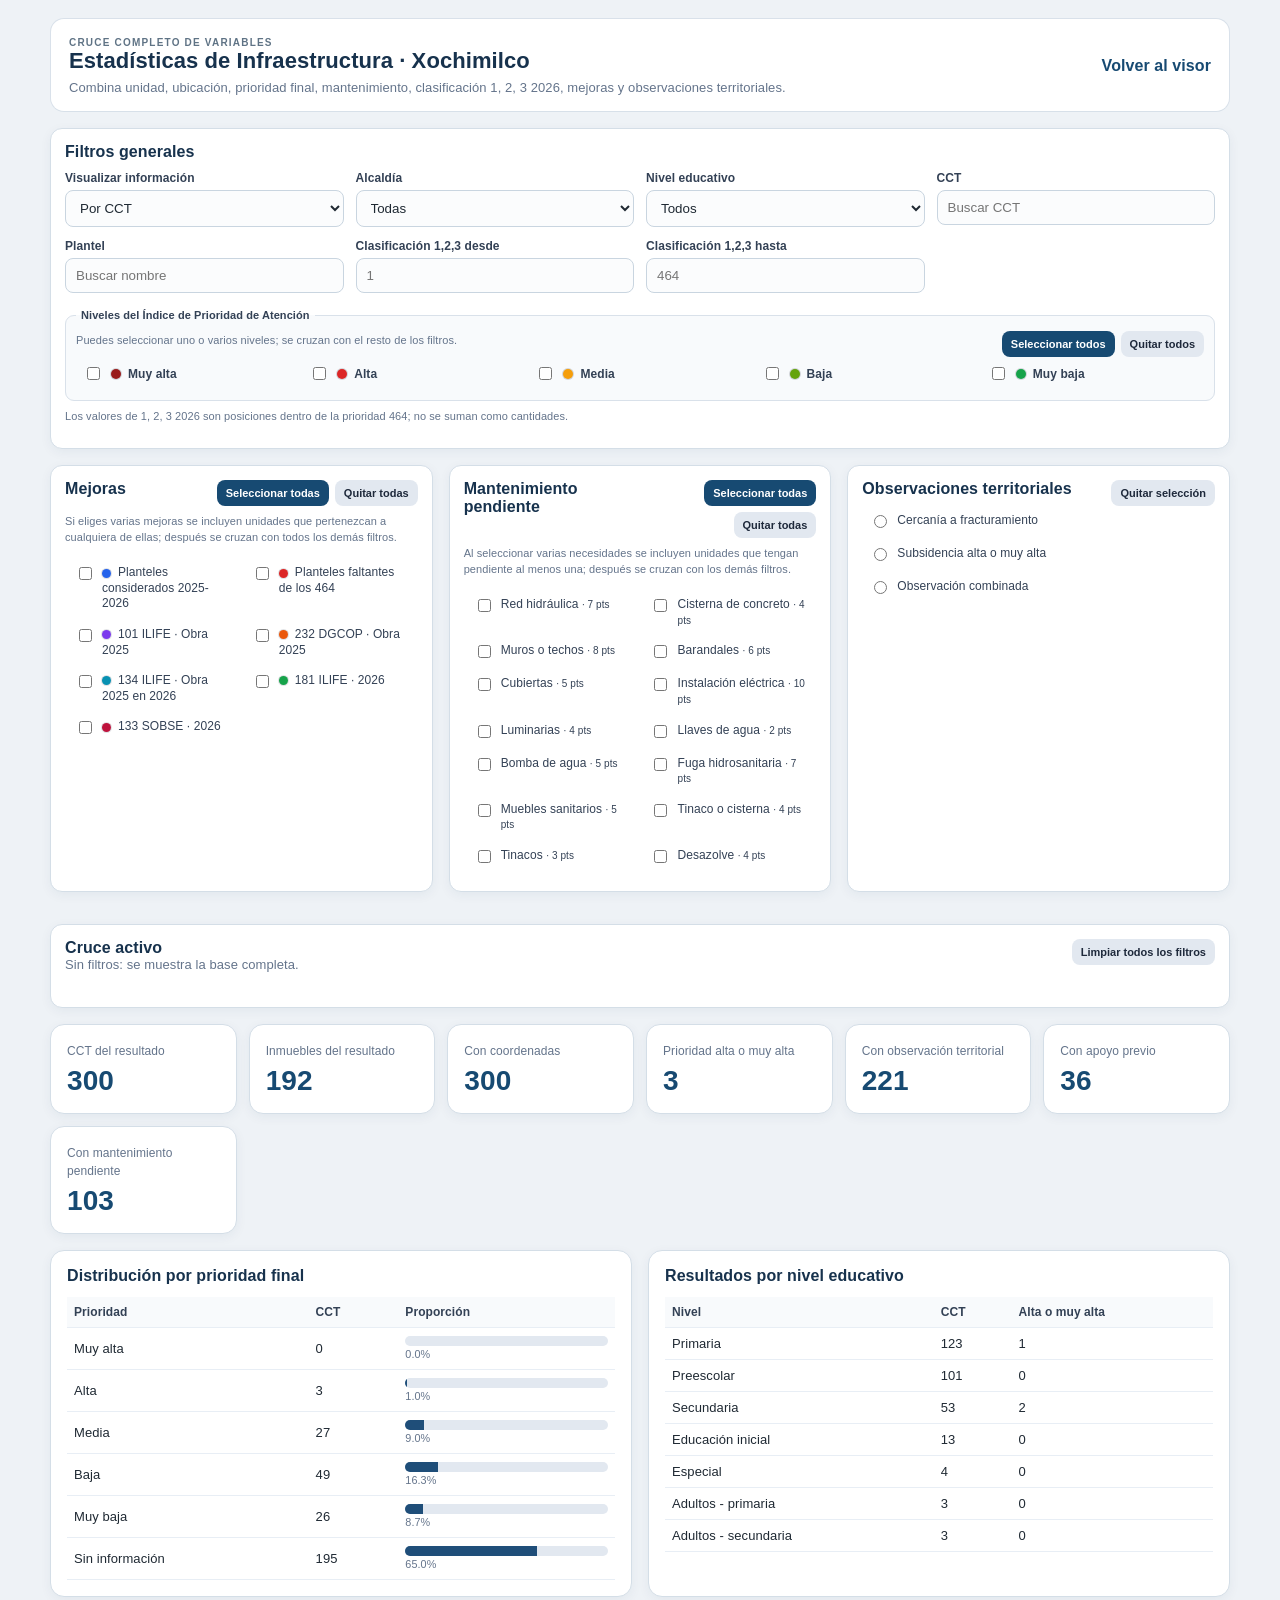
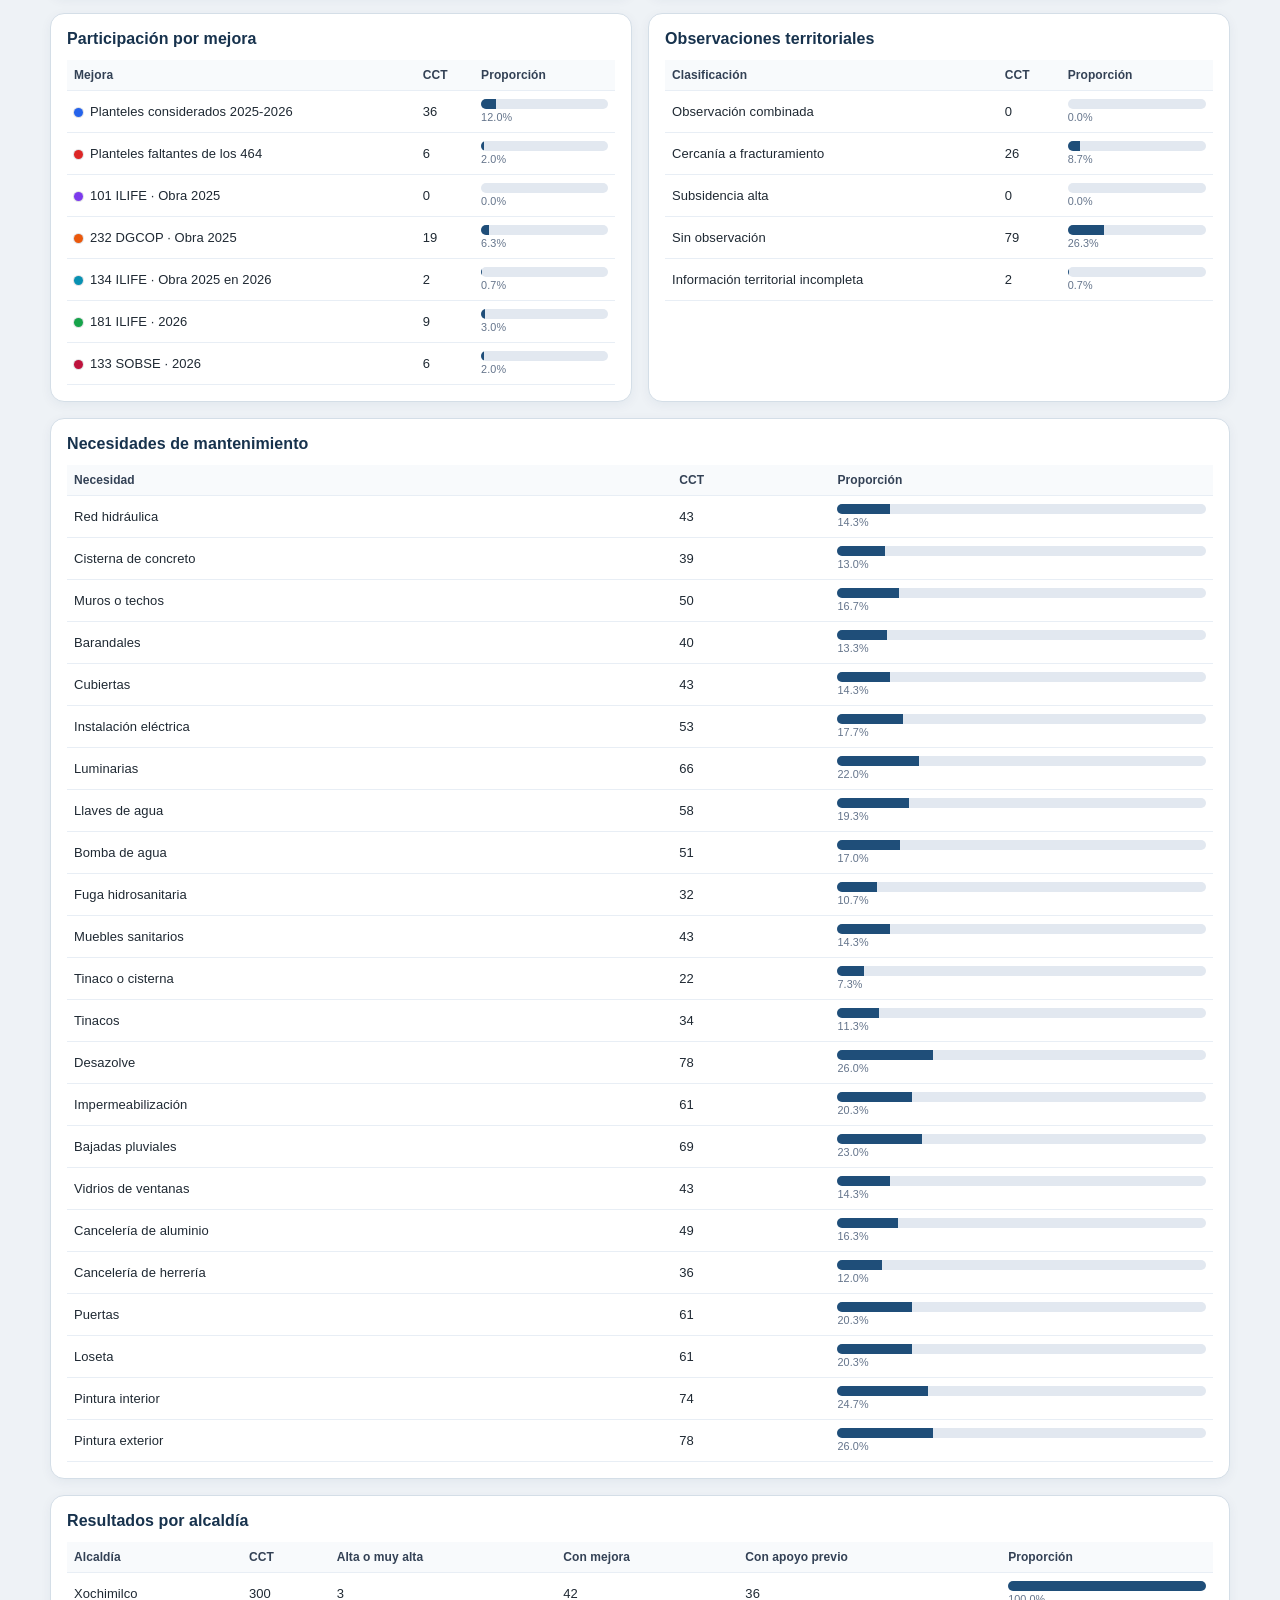
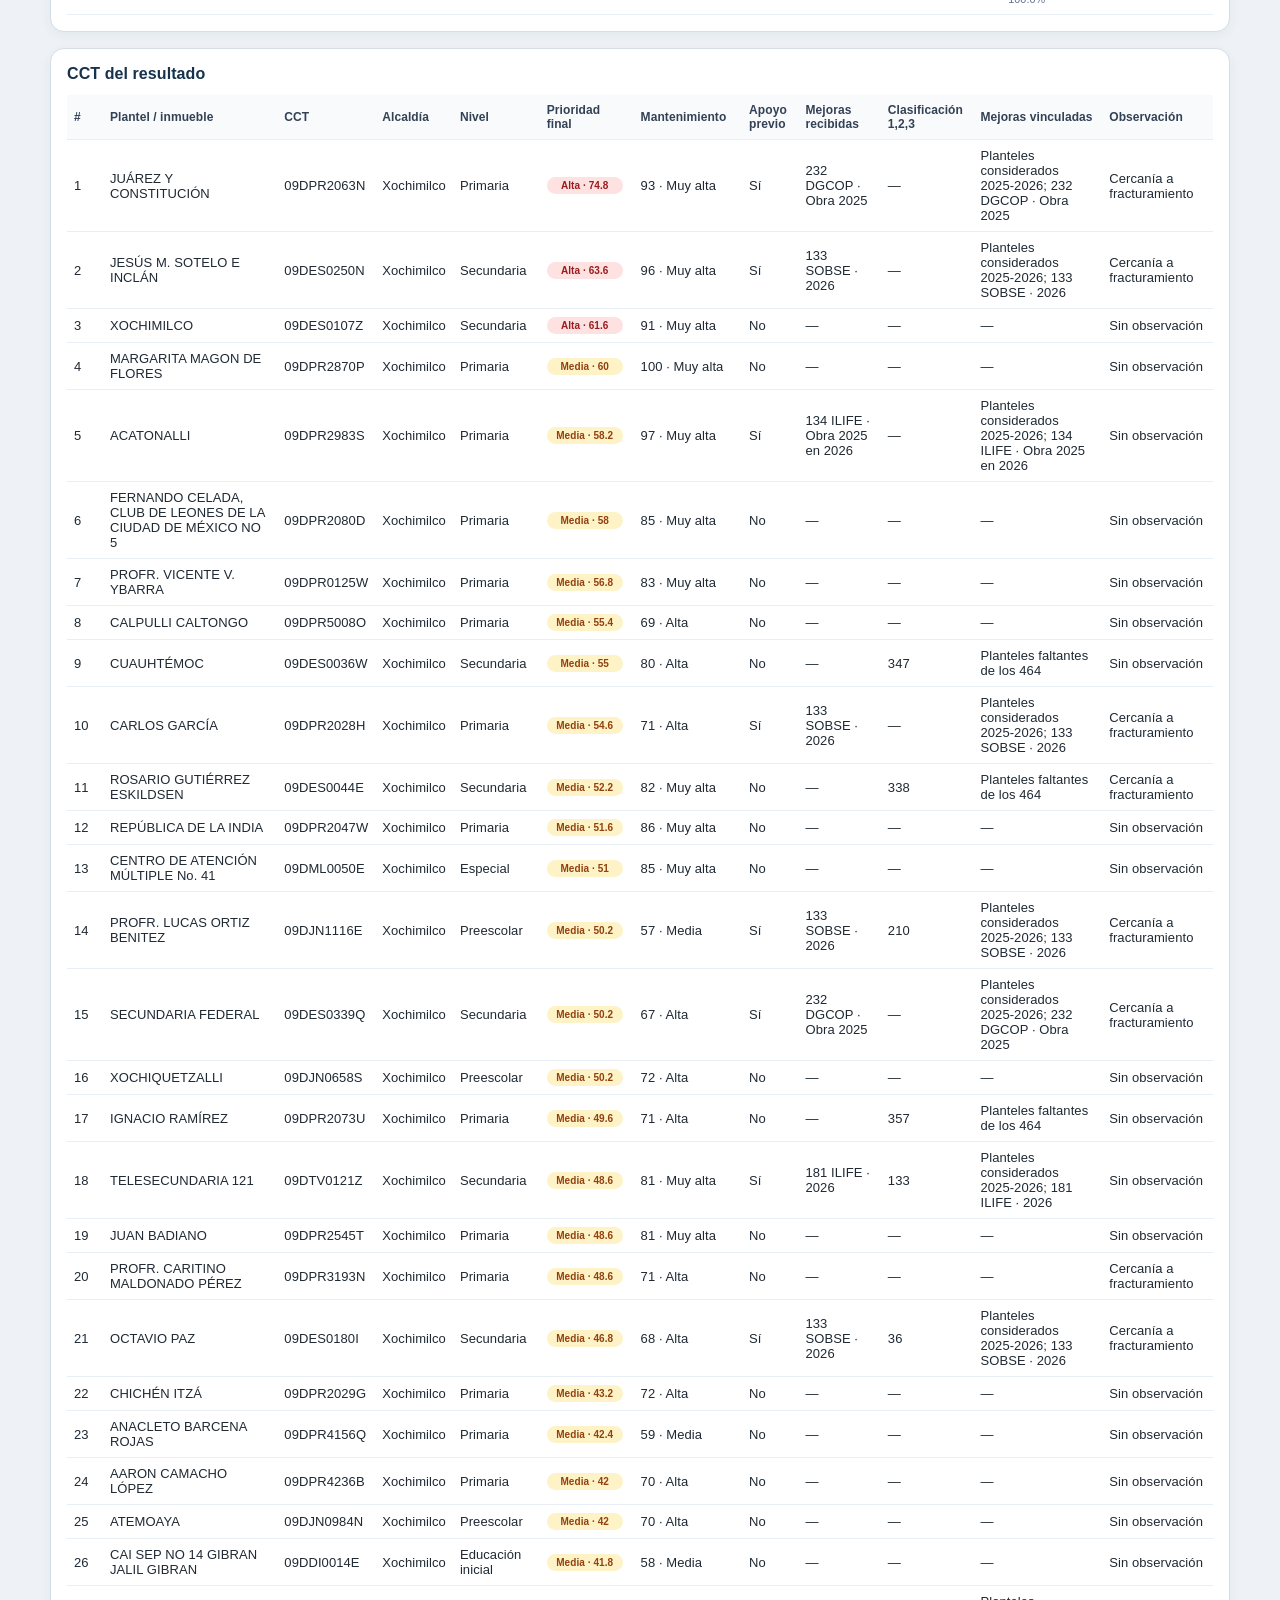
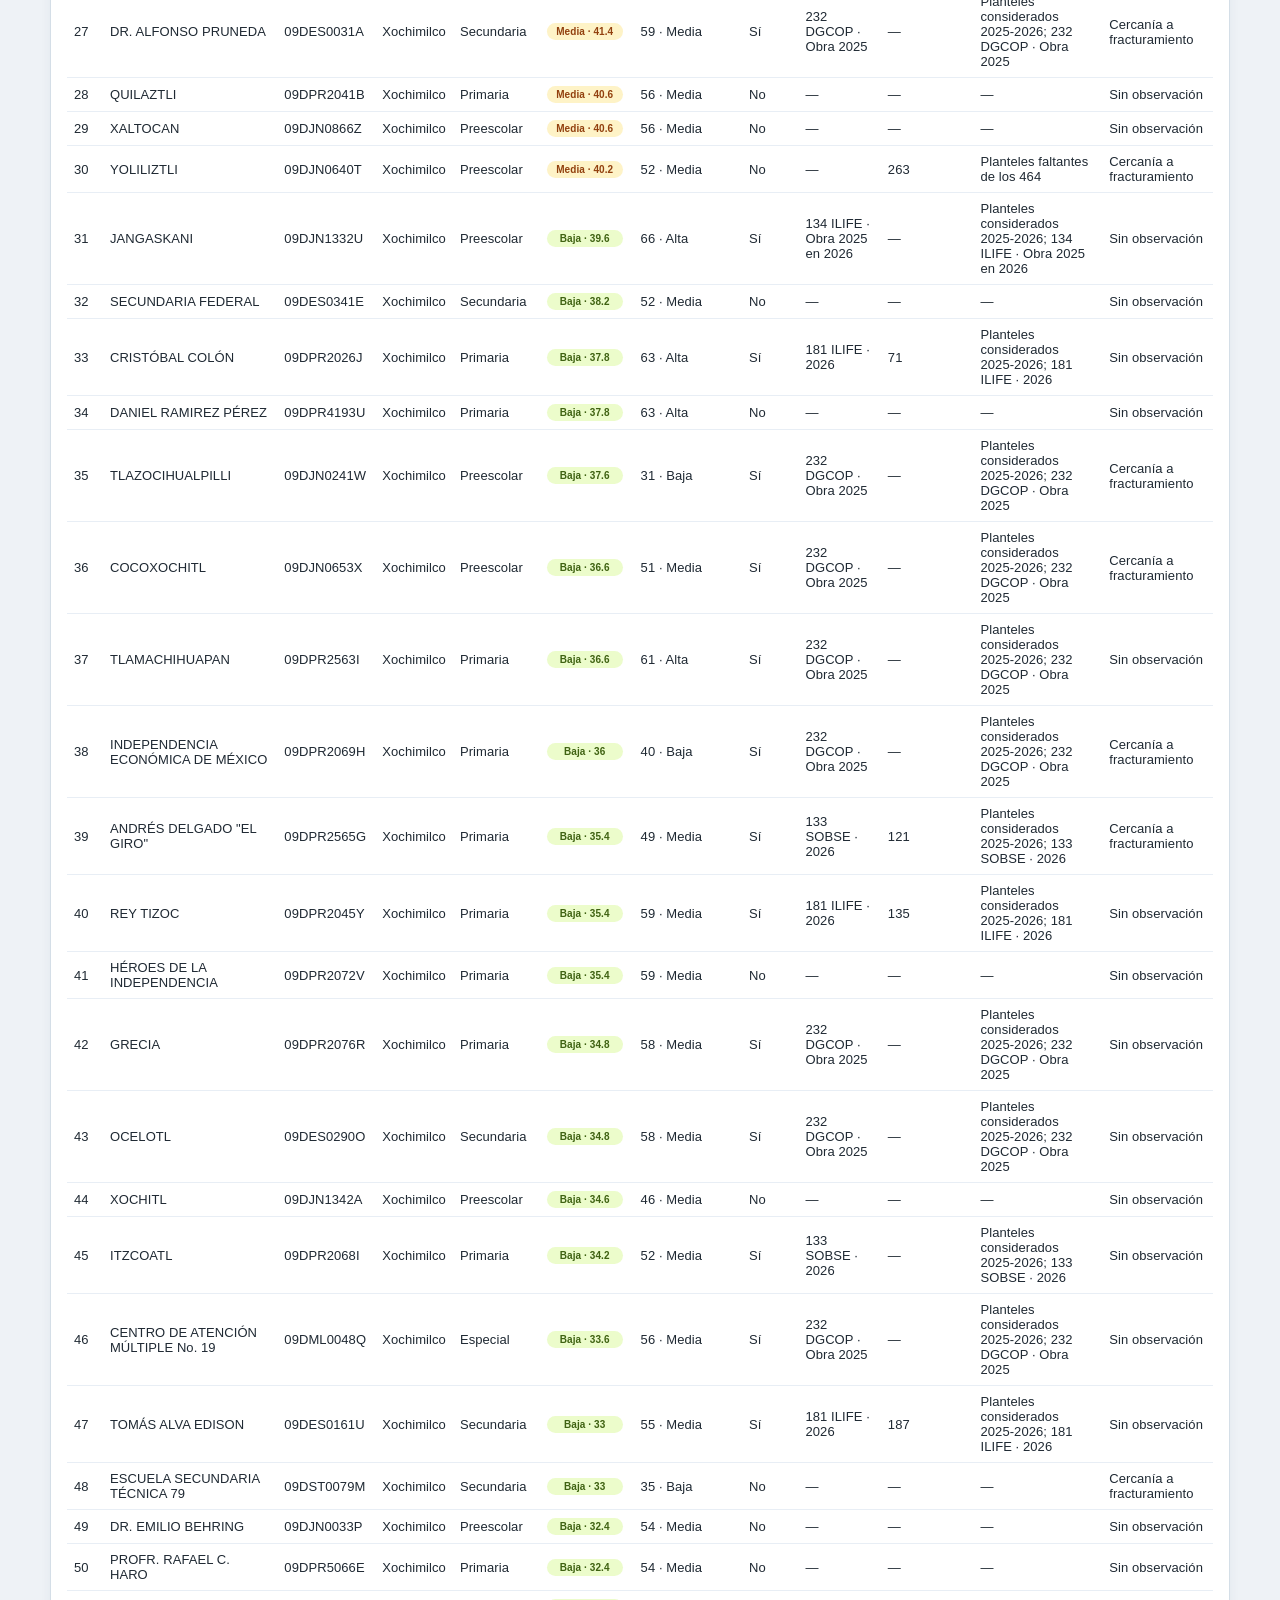
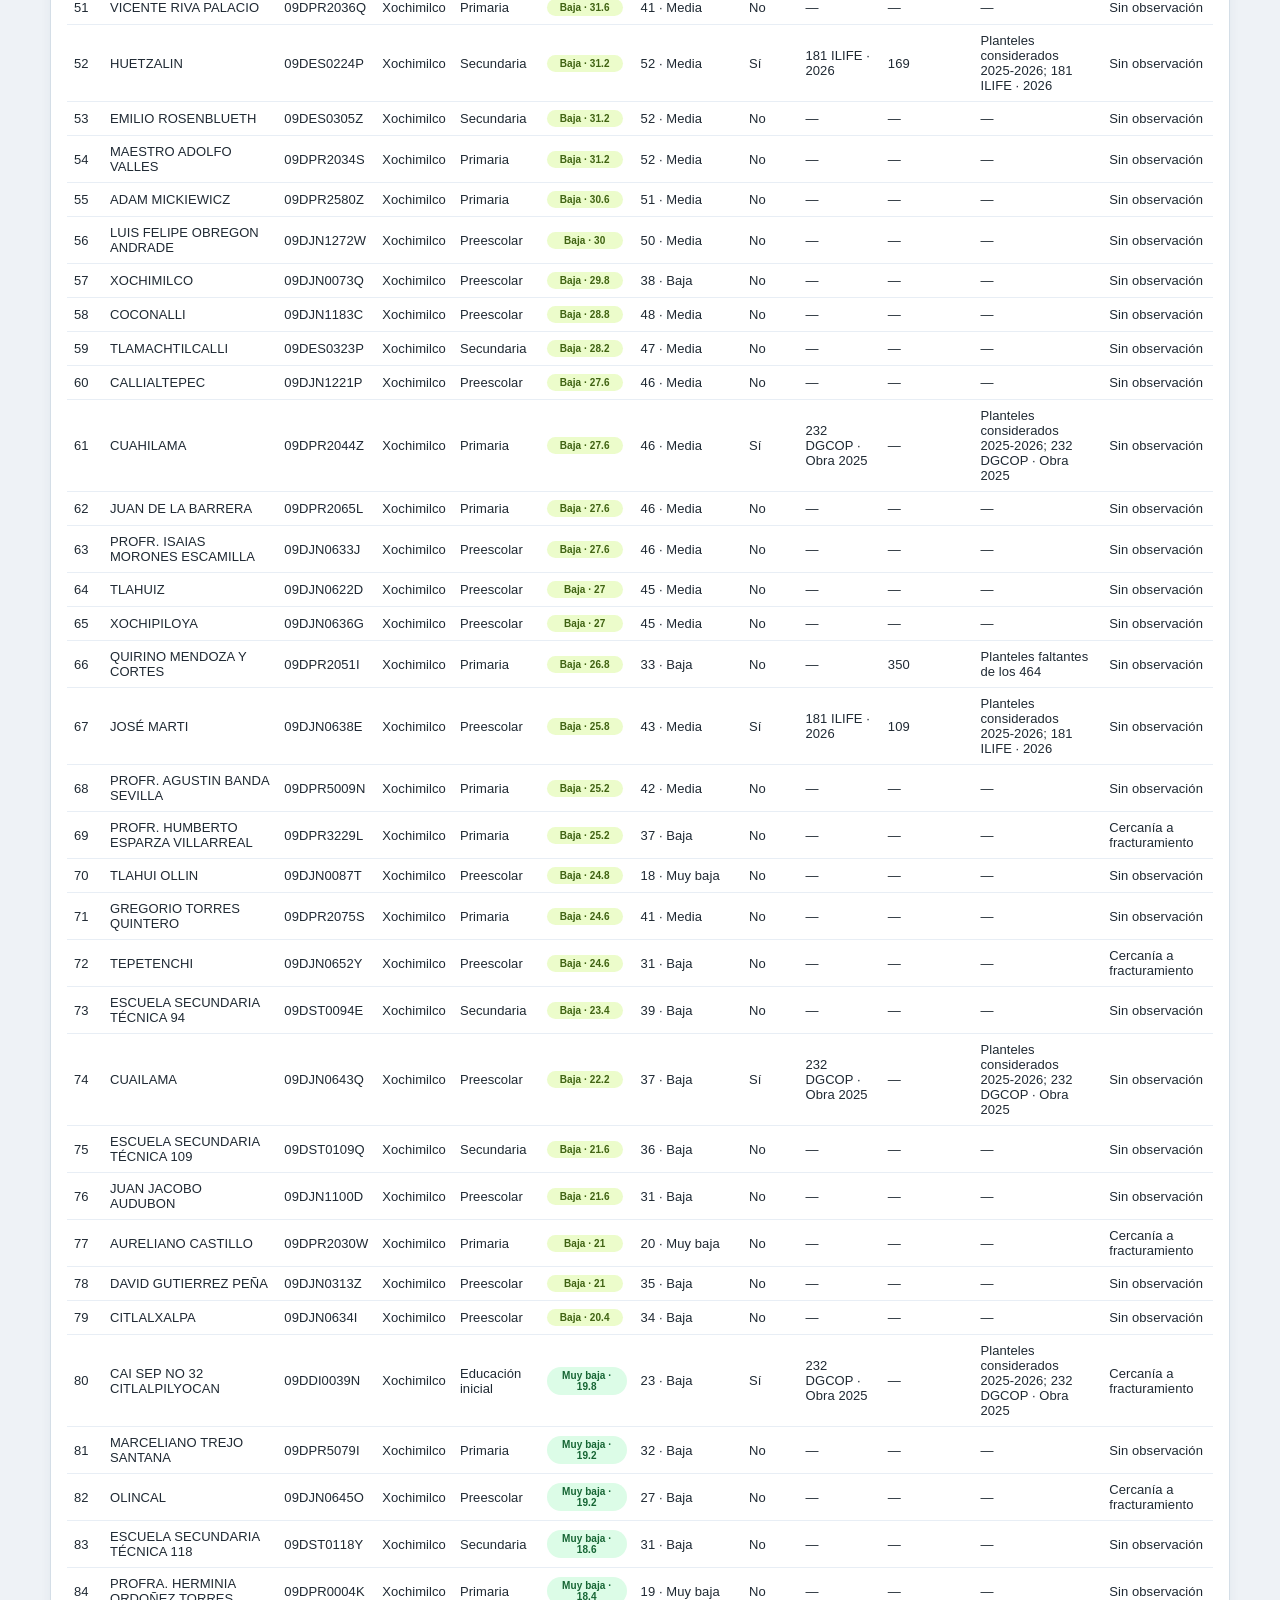
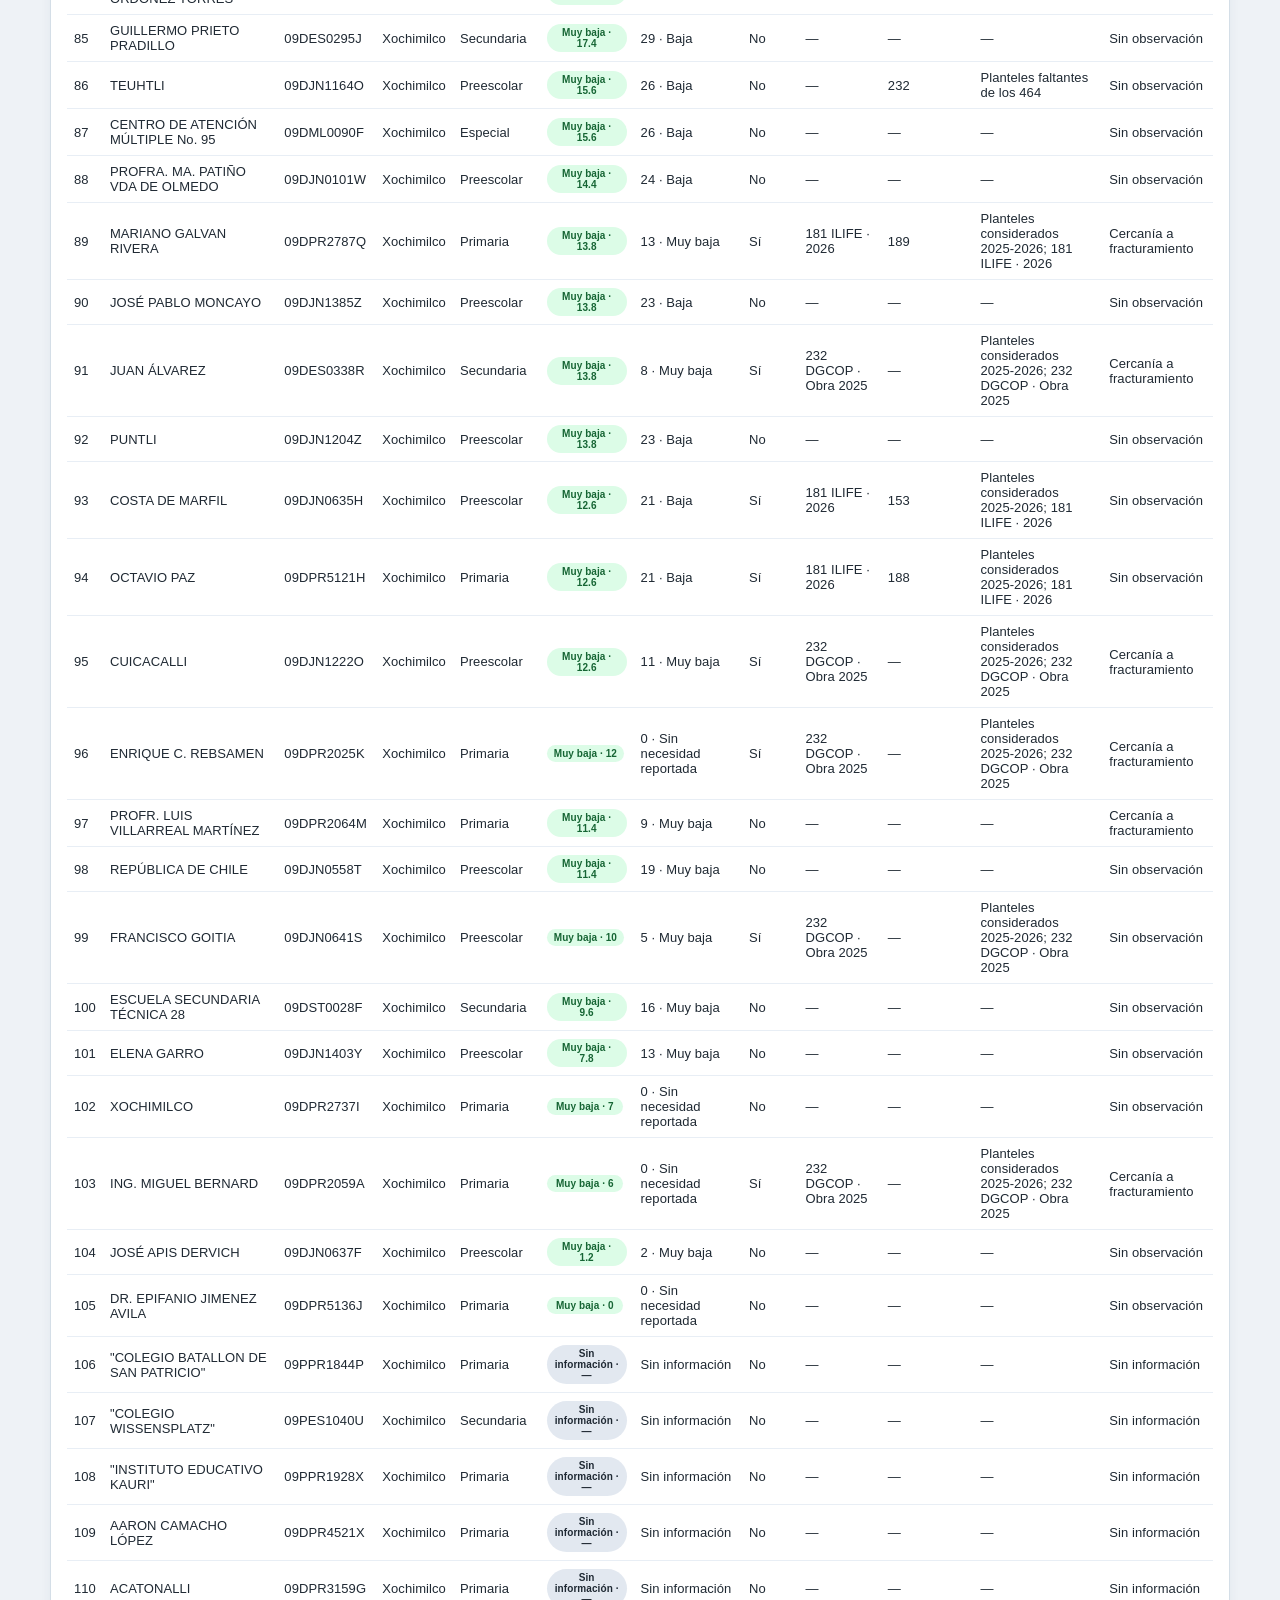
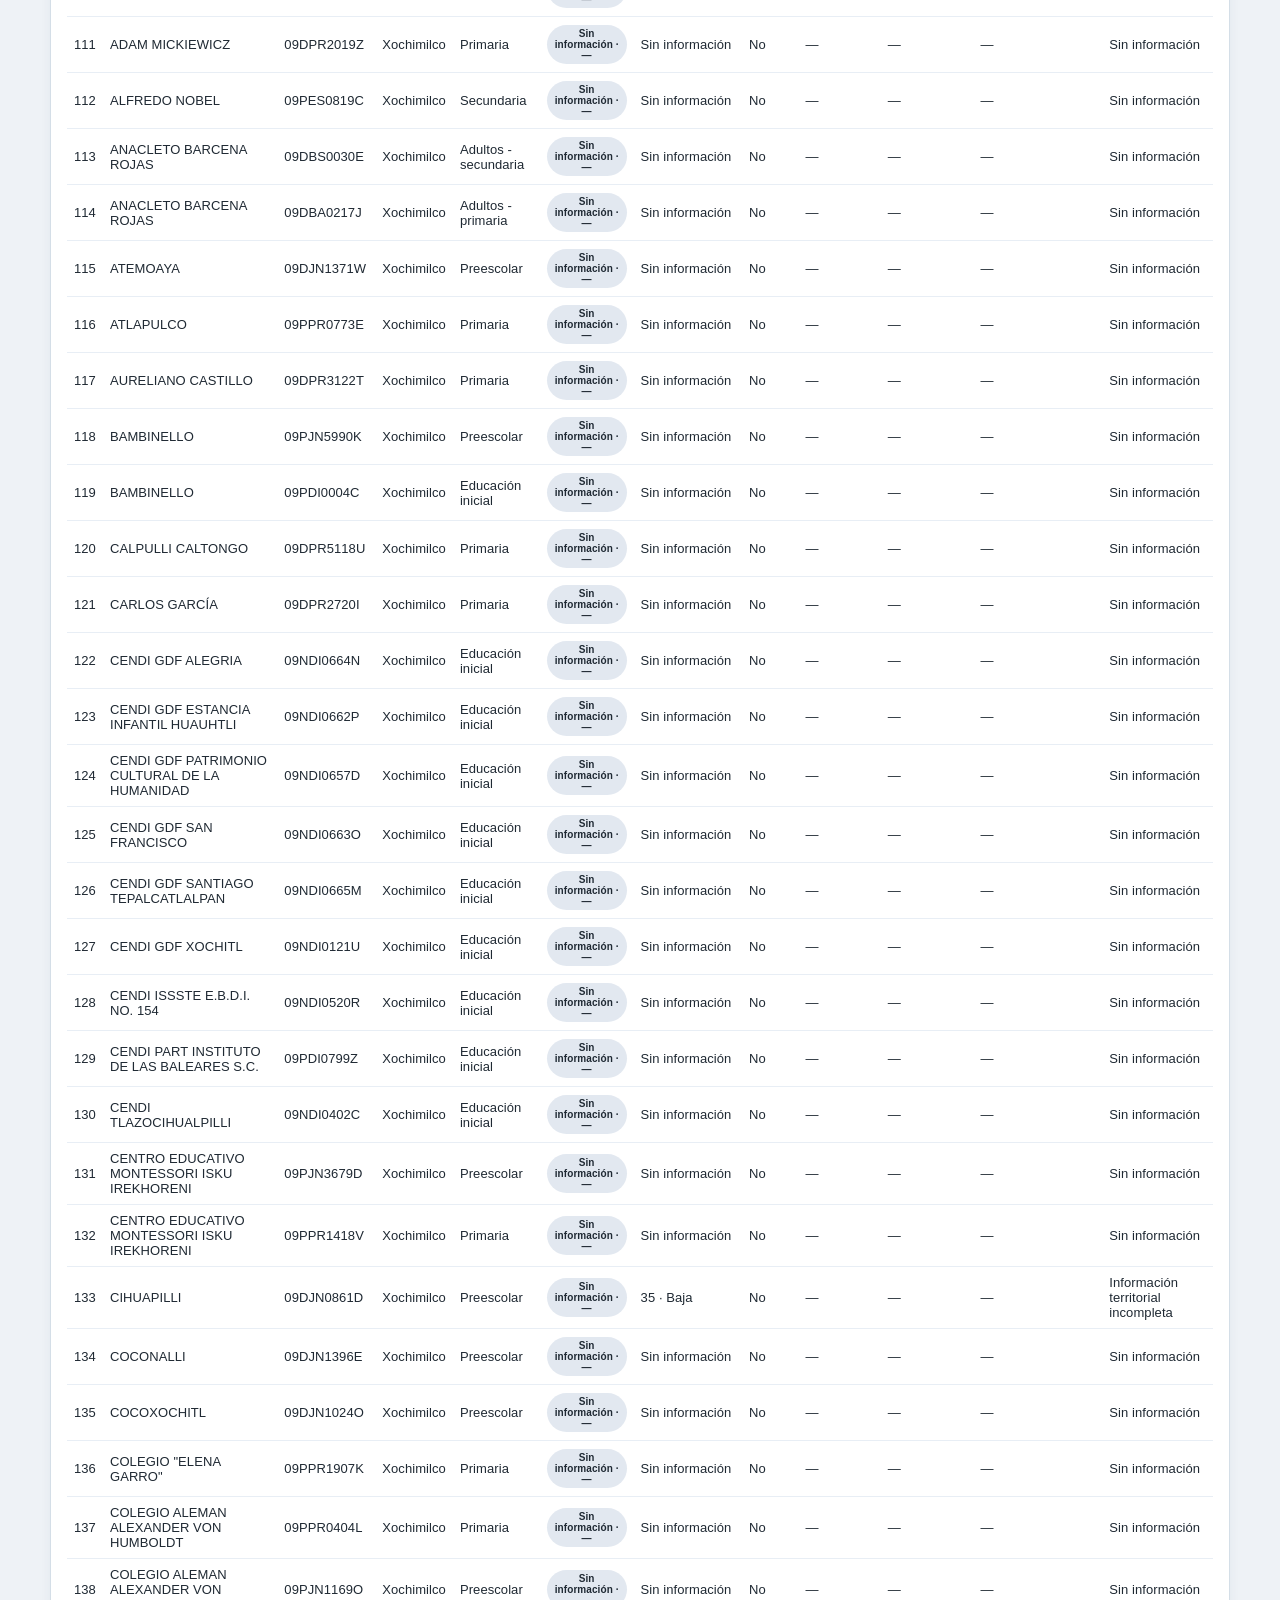
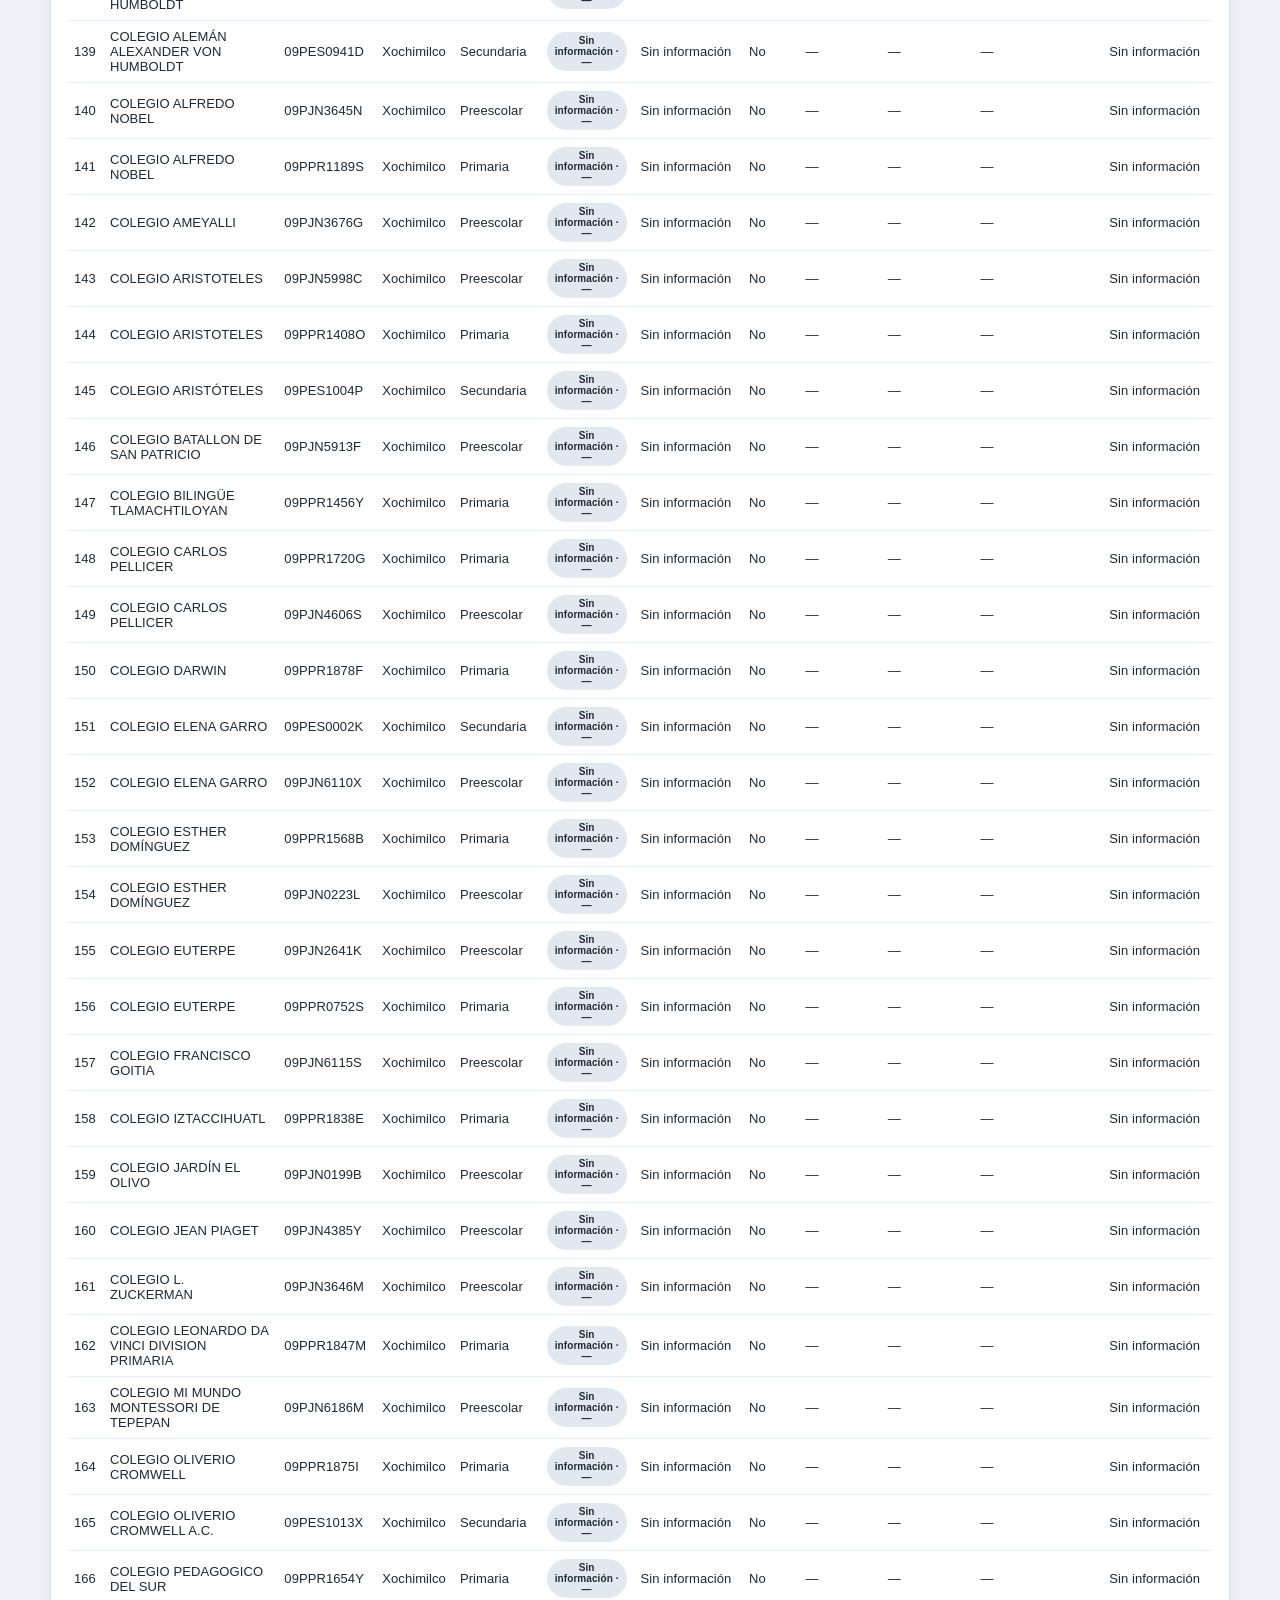
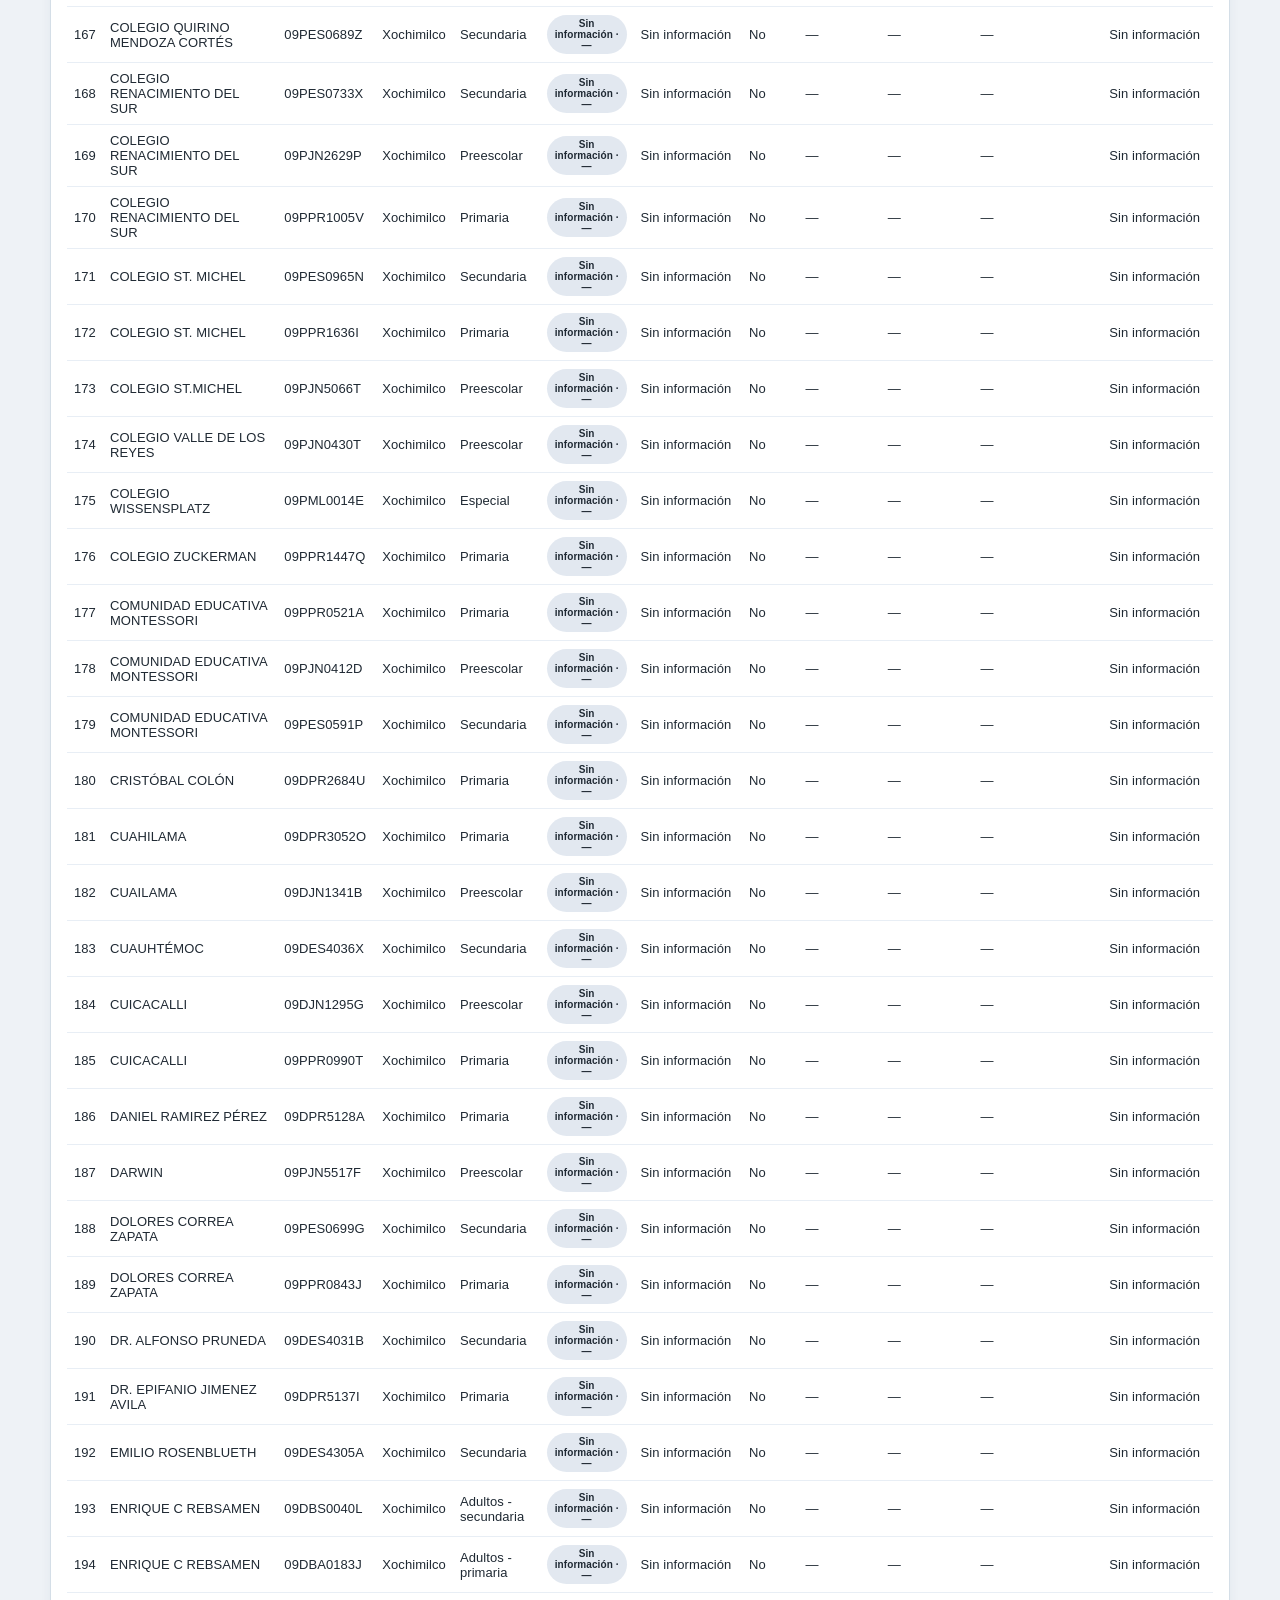
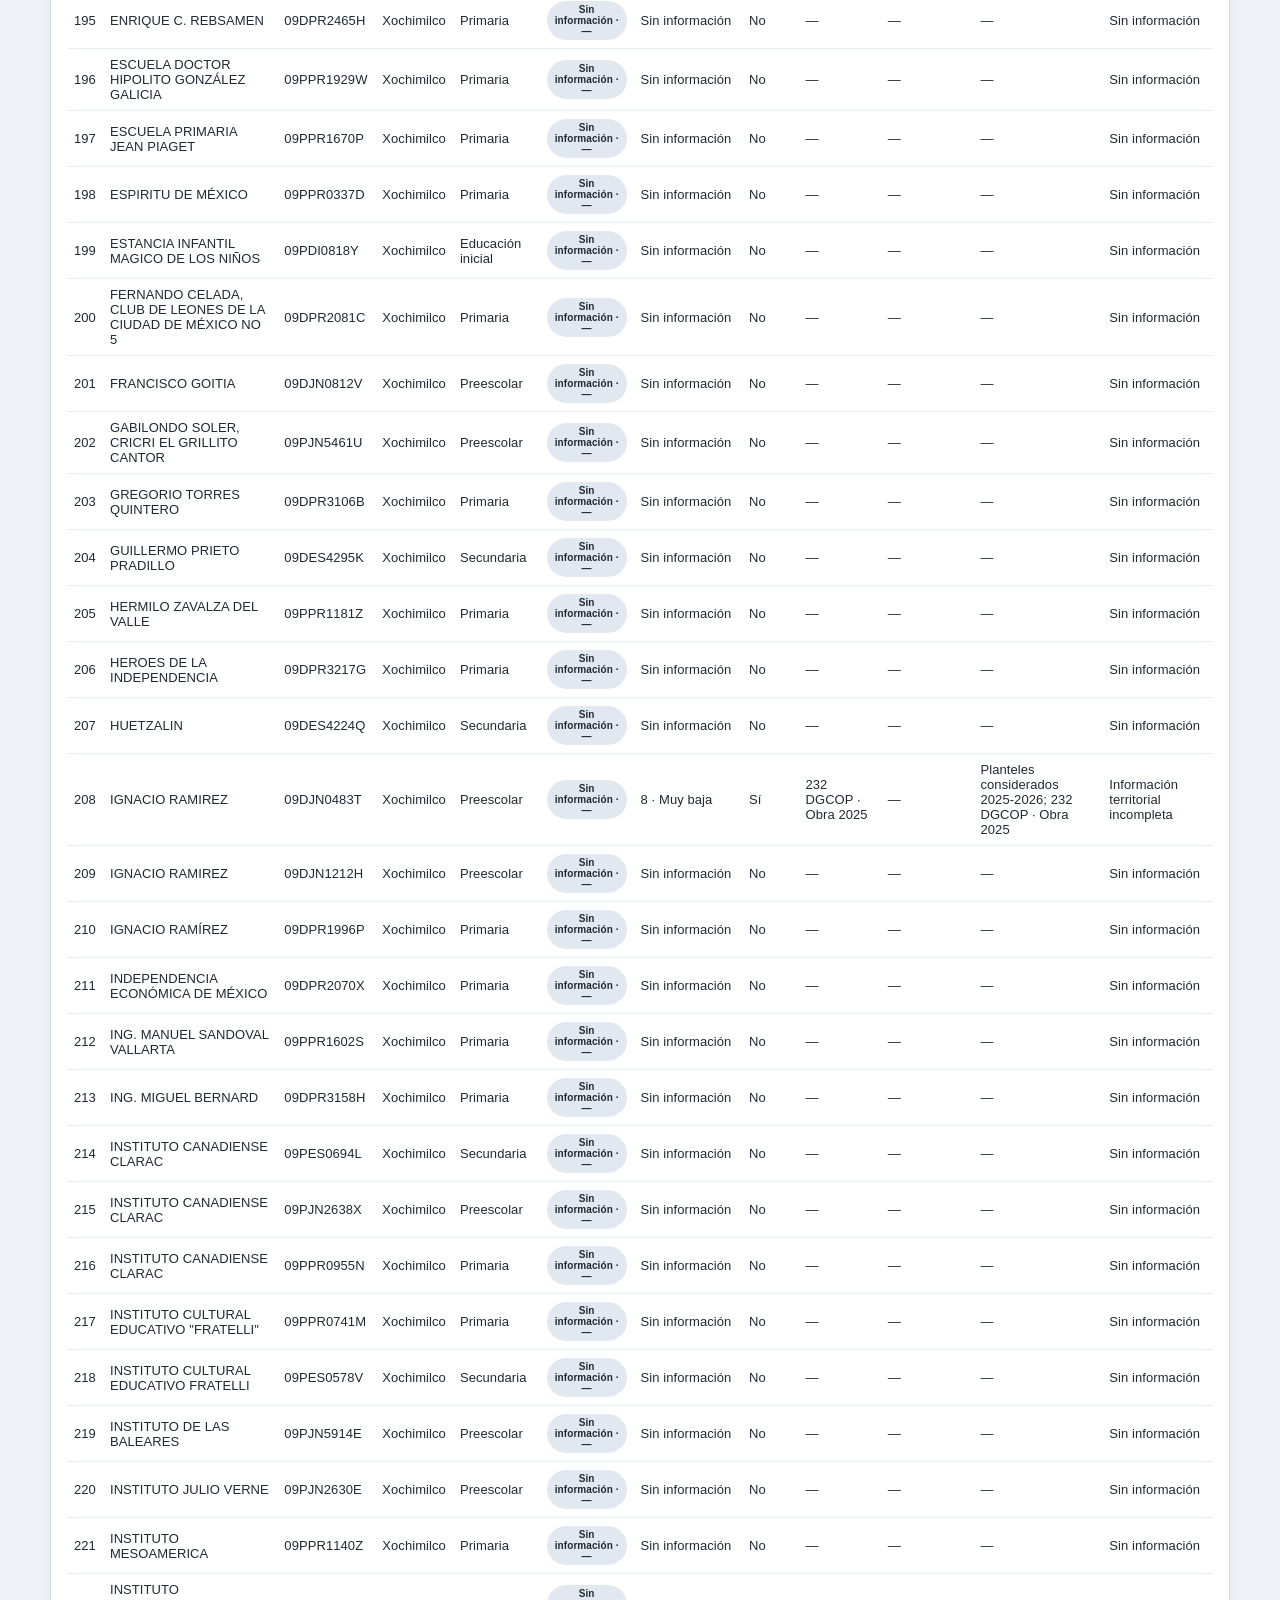
<file: estadisticas.html>
<!doctype html>
<html lang="es">
<head>
  <meta charset="utf-8">
  <meta name="viewport" content="width=device-width, initial-scale=1">
  <title>Estadísticas | Índice de Prioridad de Atención</title>
  <link rel="stylesheet" href="style.css?v=20260901-ipa">
</head>
<body class="stats-page">
  <main class="stats-container">
    <header class="stats-header">
      <div><span class="eyebrow">Cruce completo de variables</span><h1>Estadísticas de Infraestructura · Xochimilco</h1><p>Combina unidad, ubicación, prioridad final, mantenimiento, clasificación 1, 2, 3 2026, mejoras y observaciones territoriales.</p></div>
      <a href="index.html">Volver al visor</a>
    </header>

    <section class="stats-filter-panel">
      <h2>Filtros generales</h2>
      <div class="stats-filter-grid">
        <div><label for="stViewMode">Visualizar información</label><select id="stViewMode"><option value="cct" selected>Por CCT</option></select></div>
        <div><label for="stAlcaldia">Alcaldía</label><select id="stAlcaldia"><option value="">Todas</option></select></div>
        <div><label for="stNivel">Nivel educativo</label><select id="stNivel"><option value="">Todos</option></select></div>
        <div><label for="stCCT">CCT</label><input id="stCCT" type="search" placeholder="Buscar CCT"></div>
        <div><label for="stNombre">Plantel</label><input id="stNombre" type="search" placeholder="Buscar nombre"></div>
        <div><label for="stRankMin">Clasificación 1,2,3 desde</label><input id="stRankMin" type="number" min="1" max="464" placeholder="1"></div>
        <div><label for="stRankMax">Clasificación 1,2,3 hasta</label><input id="stRankMax" type="number" min="1" max="464" placeholder="464"></div>
      </div>
      <fieldset class="priority-fieldset stats-priority-fieldset">
        <legend>Niveles del Índice de Prioridad de Atención</legend>
        <div class="stats-panel-head"><p class="stats-help">Puedes seleccionar uno o varios niveles; se cruzan con el resto de los filtros.</p><div class="stats-mini-actions"><button id="stAllPriorities" type="button">Seleccionar todos</button><button id="stClearPriorities" type="button" class="secondary">Quitar todos</button></div></div>
        <div id="stPriorityFilters" class="priority-filter-grid stats-priority-grid">
          <label><input type="checkbox" value="Muy alta"><span><i class="priority-dot dot-muy-alta"></i>Muy alta</span></label>
          <label><input type="checkbox" value="Alta"><span><i class="priority-dot dot-alta"></i>Alta</span></label>
          <label><input type="checkbox" value="Media"><span><i class="priority-dot dot-media"></i>Media</span></label>
          <label><input type="checkbox" value="Baja"><span><i class="priority-dot dot-baja"></i>Baja</span></label>
          <label><input type="checkbox" value="Muy baja"><span><i class="priority-dot dot-muy-baja"></i>Muy baja</span></label>
        </div>
      </fieldset>
      <p class="stats-help">Los valores de 1, 2, 3 2026 son posiciones dentro de la prioridad 464; no se suman como cantidades.</p>
    </section>

    <section class="stats-theme-grid">
      <div class="stats-filter-panel">
        <div class="stats-panel-head"><h2>Mejoras</h2><div class="stats-mini-actions"><button id="stAllPrograms" type="button">Seleccionar todas</button><button id="stClearPrograms" type="button" class="secondary">Quitar todas</button></div></div>
        <p class="stats-help">Si eliges varias mejoras se incluyen unidades que pertenezcan a cualquiera de ellas; después se cruzan con todos los demás filtros.</p>
        <div id="stPrograms" class="stats-check-grid"></div>
      </div>
      <div class="stats-filter-panel">
        <div class="stats-panel-head"><h2>Mantenimiento pendiente</h2><div class="stats-mini-actions"><button id="stAllMaintenance" type="button">Seleccionar todas</button><button id="stClearMaintenance" type="button" class="secondary">Quitar todas</button></div></div>
        <p class="stats-help">Al seleccionar varias necesidades se incluyen unidades que tengan pendiente al menos una; después se cruzan con los demás filtros.</p>
        <div id="stMaintenance" class="stats-check-grid"></div>
      </div>
      <div class="stats-filter-panel">
        <div class="stats-panel-head"><h2>Observaciones territoriales</h2><button id="stClearRisk" type="button" class="secondary">Quitar selección</button></div>
        <div class="stats-risk-list">
          <label><input type="radio" name="stRisk" value="obs_fractura"><span>Cercanía a fracturamiento</span></label>
          <label><input type="radio" name="stRisk" value="obs_subsidencia"><span>Subsidencia alta o muy alta</span></label>
          <label><input type="radio" name="stRisk" value="obs_combinada"><span>Observación combinada</span></label>
        </div>
      </div>
    </section>

    <section class="stats-filter-panel">
      <div class="stats-panel-head"><div><h2>Cruce activo</h2><p id="statsContext" class="stats-context">Sin filtros temáticos.</p></div><button id="stLimpiar" type="button" class="secondary">Limpiar todos los filtros</button></div>
      <div id="statsTags" class="popup-flags"></div>
    </section>

    <section class="cards">
      <div class="card"><span id="stTotalLabel">CCT del resultado</span><strong id="stTotal">0</strong></div>
      <div class="card"><span>Inmuebles del resultado</span><strong id="stInmuebles">0</strong></div>
      <div class="card"><span>Con coordenadas</span><strong id="stMapped">0</strong></div>
      <div class="card"><span>Prioridad alta o muy alta</span><strong id="stHigh">0</strong></div>
      <div class="card"><span>Con observación territorial</span><strong id="stTerritorial">0</strong></div>
      <div class="card"><span>Con apoyo previo</span><strong id="stSupport">0</strong></div>
      <div class="card"><span>Con mantenimiento pendiente</span><strong id="stMaintenancePending">0</strong></div>
    </section>

    <section class="grid-two">
      <div class="table-panel"><h2>Distribución por prioridad final</h2><table><thead><tr><th>Prioridad</th><th id="stDistributionUnit">Inmuebles</th><th>Proporción</th></tr></thead><tbody id="tablaDistribucion"></tbody></table></div>
      <div class="table-panel"><h2>Resultados por nivel educativo</h2><table><thead><tr><th>Nivel</th><th id="stLevelUnit">Inmuebles</th><th>Alta o muy alta</th></tr></thead><tbody id="tablaNivel"></tbody></table></div>
    </section>
    <section class="grid-two">
      <div class="table-panel"><h2>Participación por mejora</h2><table><thead><tr><th>Mejora</th><th id="stProgramUnit">Inmuebles</th><th>Proporción</th></tr></thead><tbody id="tablaProgramas"></tbody></table></div>
      <div class="table-panel"><h2>Observaciones territoriales</h2><table><thead><tr><th>Clasificación</th><th id="stRiskUnit">Inmuebles</th><th>Proporción</th></tr></thead><tbody id="tablaRiesgos"></tbody></table></div>
    </section>
    <section class="table-panel"><h2>Necesidades de mantenimiento</h2><table><thead><tr><th>Necesidad</th><th id="stMaintenanceUnit">Inmuebles</th><th>Proporción</th></tr></thead><tbody id="tablaMantenimiento"></tbody></table></section>
    <section class="table-panel"><h2>Resultados por alcaldía</h2><table><thead><tr><th>Alcaldía</th><th id="stAlcaldiaUnit">Inmuebles</th><th>Alta o muy alta</th><th>Con mejora</th><th>Con apoyo previo</th><th>Proporción</th></tr></thead><tbody id="tablaAlcaldia"></tbody></table></section>
    <section class="table-panel"><h2 id="stRankingTitle">CCT del resultado</h2><table><thead><tr><th>#</th><th>Plantel / inmueble</th><th>CCT</th><th>Alcaldía</th><th>Nivel</th><th>Prioridad final</th><th>Mantenimiento</th><th>Apoyo previo</th><th>Mejoras recibidas</th><th>Clasificación 1,2,3</th><th>Mejoras vinculadas</th><th>Observación</th></tr></thead><tbody id="tablaRanking"></tbody></table><p class="stats-table-note">La tabla muestra hasta 500 resultados; los indicadores y distribuciones consideran el total filtrado.</p></section>
  </main>
  <script src="cct_master.js?v=20261019-conteos"></script>
<script src="inmuebles_master.js?v=20261019-conteos"></script>
  <script src="estadisticas.js?v=20261019-conteos"></script>
</body>
</html>
</file>
<file: style.css>
:root{
  --bg:#eef2f6;
  --panel:#ffffff;
  --text:#1f2933;
  --muted:#64748b;
  --border:#d9e1ea;
  --primary:#174a72;
  --primary-dark:#0f3554;
  --shadow:0 8px 24px rgba(15,23,42,.12);
}

*{box-sizing:border-box}

body{margin:0;font-family:Inter,"Segoe UI",Roboto,Arial,sans-serif;color:var(--text);background:var(--bg);letter-spacing:.005em}

.topbar{min-height:88px;padding:14px 24px;background:linear-gradient(135deg,#fff 0%,#f5f8fb 100%);border-bottom:1px solid #cbd7e3;display:flex;justify-content:space-between;align-items:center;gap:22px;z-index:1000;position:relative;box-shadow:0 2px 10px rgba(15,53,84,.06)}
.topbar h1{margin:2px 0 0;font-size:21px;font-weight:750;color:#123958;letter-spacing:-.015em}
.topbar p{margin:5px 0 0;font-size:12.5px;color:#52677a;max-width:800px;line-height:1.45}
.topbar a{color:var(--primary);text-decoration:none;font-size:14px;font-weight:700;border:1px solid var(--border);border-radius:8px;padding:8px 12px;background:#fff}

.layout{height:calc(100vh - 88px);display:grid;grid-template-columns:340px 1fr;transition:grid-template-columns .2s ease}
.layout.sidebar-collapsed{grid-template-columns:0 1fr}
.sidebar{overflow:auto;padding:14px;border-right:1px solid var(--border);background:#eef3f7;transition:transform .2s ease;z-index:900}
.layout.sidebar-collapsed .sidebar{transform:translateX(-100%);padding:0;border-right:0;overflow:hidden}

.sidebar-head{display:flex;justify-content:space-between;align-items:center;margin-bottom:12px;color:#17324d;font-size:14px}
.icon-button{width:30px;height:30px;padding:0;border-radius:8px;background:#dce7f0;color:#17324d;font-size:20px;line-height:1}
.icon-button:hover{background:#cbd9e5}
.show-sidebar{position:absolute;left:12px;top:90px;z-index:950;background:#fff;color:#17324d;border:1px solid var(--border);box-shadow:var(--shadow)}
.hidden{display:none!important}

.panel{background:var(--panel);border:1px solid var(--border);border-radius:12px;padding:14px;margin-bottom:14px;box-shadow:0 1px 3px rgba(15,23,42,.04)}
.panel h2{margin:0 0 12px;font-size:15px;color:#17324d}
label{display:block;margin:11px 0 5px;font-size:12px;font-weight:700;color:#334155}
select,input{width:100%;padding:9px 10px;border:1px solid var(--border);border-radius:8px;background:#fff;color:var(--text)}
button{border:0;border-radius:8px;padding:9px 12px;background:var(--primary);color:#fff;font-weight:700;cursor:pointer}
button:hover{background:var(--primary-dark)}
button.secondary{background:#e2e8f0;color:#1e293b}
.buttons{display:flex;gap:8px;margin-top:12px}.buttons button{flex:1}
.hint{margin:0 0 10px;color:var(--muted);font-size:12px;line-height:1.35}

.checklist{max-height:265px;overflow:auto;border:1px solid var(--border);border-radius:8px;padding:8px}
.checklist label{display:flex;align-items:center;gap:8px;margin:0;padding:7px 4px;font-weight:400;font-size:13px;border-bottom:1px solid #eef2f7}
.checklist label:last-child{border-bottom:0}.checklist input{width:auto}

.collapse-title{width:100%;display:flex;justify-content:space-between;align-items:center;background:#f8fafc;color:#17324d;border:1px solid var(--border);padding:10px 12px}
.collapse-title:hover{background:#eef3f7}
.collapsible-body{padding-top:12px}
.inline-check{display:flex;align-items:center;gap:8px;margin:8px 0;font-size:13px;font-weight:500}.inline-check input{width:auto}

.kpis{display:grid;grid-template-columns:repeat(3,1fr);gap:8px}
.kpis div{border:1px solid var(--border);border-radius:10px;padding:8px;text-align:center;background:#f8fafc}
.kpis strong{display:block;font-size:20px;color:var(--primary)}.kpis span{font-size:11px;color:var(--muted)}

.maparea{position:relative;min-width:0;overflow:hidden}#map{height:100%;width:100%}
.legend{position:absolute;left:14px;bottom:18px;background:#fff;border:1px solid var(--border);border-radius:10px;padding:10px;box-shadow:var(--shadow);z-index:800;min-width:190px;font-size:12px}
.extra-legend{bottom:188px;min-width:210px}
.legend-head{display:flex;align-items:center;justify-content:space-between;gap:10px;margin-bottom:8px}.legend button{width:24px;height:24px;padding:0;line-height:24px;border-radius:6px}
.swatch{display:inline-block;width:12px;height:12px;border-radius:50%;margin-right:7px;border:1px solid rgba(0,0,0,.18)}.swatch.square{border-radius:2px}
.c-muy-baja{background:#2ca25f}.c-baja{background:#a1d99b}.c-media{background:#ffd166}.c-alta{background:#f97316}.c-muy-alta{background:#dc2626}
.s-muy-bajo{background:#006837}.s-bajo{background:#78c679}.s-medio{background:#ffd166}.s-alto{background:#f97316}.s-muy-alto{background:#dc2626}

.detail-panel{position:absolute;right:16px;top:16px;width:360px;max-width:calc(100% - 32px);max-height:calc(100% - 32px);overflow:auto;background:#fff;border:1px solid var(--border);border-radius:14px;padding:16px;box-shadow:var(--shadow);z-index:850;transform:translateX(calc(100% + 48px));visibility:hidden;pointer-events:none;transition:transform .22s ease,visibility 0s linear .22s}.detail-panel.open{transform:translateX(0);visibility:visible;pointer-events:auto;transition:transform .22s ease,visibility 0s}
.detail-panel .close{position:absolute;right:10px;top:10px;width:28px;height:28px;padding:0;background:#e2e8f0;color:#1e293b}.detail-panel h2{font-size:17px;margin:4px 34px 12px 0;color:#17324d}
.detail-content{min-width:0}.detail-content dl{display:grid;grid-template-columns:minmax(108px,34%) minmax(0,1fr);gap:7px 10px;margin:0 0 14px;font-size:13px}.detail-content dt{min-width:0;font-weight:700;color:#334155;overflow-wrap:anywhere}.detail-content dd{min-width:0;margin:0;color:#1f2933;overflow-wrap:anywhere;word-break:break-word}.detail-content h3{font-size:14px;margin:14px 0 6px;color:#17324d}.detail-content p{font-size:13px;line-height:1.4;margin:0 0 8px}
.badge{display:inline-block;padding:4px 8px;border-radius:999px;font-size:12px;font-weight:700;color:#172033}.badge.muy-baja{background:#c7e9d0}.badge.baja{background:#d9f0d3}.badge.media{background:#fff1b8}.badge.alta{background:#fed7aa}.badge.muy-alta{background:#fecaca}
.need-list{margin:8px 0 0;padding-left:18px;font-size:13px}.need-list li{margin:4px 0}
.popup-title{font-weight:700;color:#17324d;margin-bottom:4px}.popup-meta{font-size:12px;color:#475569}.popup-details{margin-top:8px;font-size:12px}
.summary-marker{border-radius:50%;background:rgba(31,78,121,.88);color:#fff;display:flex;align-items:center;justify-content:center;border:2px solid #fff;box-shadow:0 2px 8px rgba(15,23,42,.25);font-weight:700}
.fracture-tooltip{font-size:12px;color:#17324d;font-weight:700;background:#fff;border:1px solid var(--border);box-shadow:0 2px 8px rgba(15,23,42,.12)}
.leaflet-control-layers{border-radius:10px!important;border:1px solid var(--border)!important;box-shadow:var(--shadow)!important;margin-bottom:18px!important;margin-right:18px!important}

.stats-page{min-height:100vh;padding:18px}.stats-container{max-width:1180px;margin:0 auto}.stats-header{background:#fff;border:1px solid var(--border);border-radius:14px;padding:18px;margin-bottom:16px;display:flex;justify-content:space-between;gap:14px;align-items:center}.stats-header h1{margin:0;font-size:22px;color:#17324d}.stats-header p{margin:6px 0 0;color:var(--muted);font-size:13px}.stats-header a{color:var(--primary);font-weight:700;text-decoration:none}.cards{display:grid;grid-template-columns:repeat(4,1fr);gap:12px;margin-bottom:16px}.card{background:#fff;border:1px solid var(--border);border-radius:14px;padding:16px}.card span{font-size:12px;color:var(--muted)}.card strong{display:block;font-size:28px;color:var(--primary);margin-top:6px}.grid-two{display:grid;grid-template-columns:1fr 1fr;gap:16px}.table-panel{background:#fff;border:1px solid var(--border);border-radius:14px;padding:16px;margin-bottom:16px;overflow:auto}.table-panel h2{margin:0 0 12px;font-size:16px;color:#17324d}table{width:100%;border-collapse:collapse;font-size:13px}th,td{border-bottom:1px solid #e8eef5;padding:8px 7px;text-align:left}th{color:#334155;background:#f8fafc;font-size:12px}.bar{height:10px;background:#e2e8f0;border-radius:999px;overflow:hidden;min-width:80px}.bar span{display:block;height:100%;background:#1f4e79}

@media (max-width:900px){
  .topbar{height:auto;min-height:72px;align-items:flex-start;flex-direction:column}.layout{height:auto;grid-template-columns:1fr}.layout.sidebar-collapsed{grid-template-columns:1fr}.layout.sidebar-collapsed .sidebar{display:none}.sidebar{max-height:none;border-right:0;border-bottom:1px solid var(--border)}.show-sidebar{top:96px}.maparea{height:70vh}.detail-panel{width:auto;left:12px;right:12px;top:auto;bottom:12px;max-height:58%;transform:translateY(calc(100% + 24px))}.detail-panel.open{transform:translateY(0)}.legend{left:10px;bottom:10px}.extra-legend{bottom:180px}.cards,.grid-two{grid-template-columns:1fr}
}
.mode-button{width:100%;margin-top:8px;background:#e2e8f0;color:#17324d}.mode-button.active{background:var(--primary);color:#fff}.soft-rule{border:0;border-top:1px solid var(--border);margin:10px 0}.dynamic-kpis{grid-template-columns:repeat(2,1fr)}.popup-flags{margin-top:7px}.mini-tag{display:inline-block;padding:3px 6px;border-radius:999px;font-size:10px;font-weight:700;margin-right:4px}.mini-tag.blue{background:#dbeafe;color:#1d4ed8}.mini-tag.purple{background:#ede9fe;color:#6d28d9}.detail-tabs{display:flex;gap:5px;flex-wrap:wrap;margin-bottom:12px}.tab-btn{padding:7px 9px;background:#e2e8f0;color:#334155;font-size:11px}.tab-btn.active{background:var(--primary);color:#fff}.tab-pane{display:none}.tab-pane.active{display:block}.info-card{border:1px solid var(--border);border-radius:10px;padding:10px;margin:8px 0}.info-card h3{margin-top:0}.blue-card{border-left:4px solid #2563eb}.purple-card{border-left:4px solid #7c3aed}.muted-box,.method-note{background:#f8fafc;border:1px solid var(--border);border-radius:8px;padding:9px;color:var(--muted)}
.nested-filter{margin:6px 0 10px 26px;padding:8px 10px;border-left:3px solid #dbeafe;background:#f8fafc;border-radius:6px}.nested-filter label{margin-top:0}.download-list{display:grid;gap:8px}.download-list a{display:block;padding:9px 10px;border:1px solid var(--border);border-radius:8px;text-decoration:none;color:var(--primary);font-size:12px;font-weight:700;background:#f8fafc}.download-list a:hover{background:#eaf2f8}.observation-card{margin:10px 0;padding:11px;border-left:4px solid #c2410c;background:#fff7ed;border-radius:8px;font-size:13px;line-height:1.45}.observation-card p{margin:5px 0 0}.observation-card.reinforced{border-left-color:#7c3aed;background:#f5f3ff}.summary-marker{cursor:pointer}.stats-filter-panel{background:#fff;border:1px solid var(--border);border-radius:12px;padding:14px;margin:16px 0;box-shadow:0 1px 3px rgba(15,23,42,.04)}.stats-filter-grid{display:grid;grid-template-columns:repeat(4,minmax(160px,1fr));gap:12px}.stats-filter-grid label{margin-top:0}.stats-actions{display:flex;align-items:end;gap:8px}.stats-context{margin:0 0 14px;color:var(--muted);font-size:13px}.empty-row{text-align:center;color:var(--muted);padding:18px!important}@media(max-width:900px){.stats-filter-grid{grid-template-columns:1fr 1fr}}@media(max-width:600px){.stats-filter-grid{grid-template-columns:1fr}}

/* Señales de necesidades que coinciden con apoyos previos */
.mini-tag.warning{background:#fff3cd;color:#8a4b08;border:1px solid #f4c15d}
.support-warning{margin:12px 0;padding:12px;border:1px solid #f4c15d;border-left:5px solid #d97706;border-radius:9px;background:#fff8e6;color:#713f12;font-size:12px;line-height:1.45}
.support-warning p{margin:6px 0}.support-warning ul{margin:7px 0 0;padding-left:18px}
.need-list li{display:flex;align-items:flex-start;justify-content:space-between;gap:10px}
.need-list li.need-with-support{padding:8px;border-radius:7px;background:#fff8e6;border:1px solid #f7d58a}
.support-signal{display:inline-block;flex:0 0 auto;padding:3px 6px;border-radius:999px;background:#fef3c7;color:#92400e;font-size:10px;font-weight:700;white-space:nowrap}
@media(max-width:600px){.need-list li{display:block}.support-signal{margin-top:5px;white-space:normal}}

.mini-tag.teal{background:#ccfbf1;color:#115e59}
.mini-tag.gold{background:#fef3c7;color:#854d0e}
.teal-card{border-left-color:#0f766e}
.gold-card{border-left-color:#ca8a04}
.compact-support{padding:8px 10px;margin:8px 0}

.submenu-clear{
  width:100%;
  margin-top:10px;
  padding:8px 10px;
  border:1px solid #cbd5e1;
  border-radius:8px;
  background:#f8fafc;
  color:#334155;
  font-size:12px;
  font-weight:700;
}
.submenu-clear:hover{
  background:#e2e8f0;
  color:#0f172a;
}


/* Ajustes institucionales de presentación */
.brand-block{display:flex;flex-direction:column;min-width:0}
.eyebrow,.panel-kicker{display:block;color:#5f7385;font-size:10px;font-weight:800;letter-spacing:.12em;text-transform:uppercase}
.topbar nav a{display:inline-flex;align-items:center;min-height:38px;padding:0 14px;border:1px solid #b9c9d8;border-radius:9px;background:#fff;box-shadow:0 1px 2px rgba(15,53,84,.04);transition:.18s ease}
.topbar nav a:hover{border-color:var(--primary);background:#f2f7fb;transform:translateY(-1px)}
.sidebar{background:#f7f9fb}
.sidebar-head{min-height:58px;padding:11px 14px;background:#fff;border-bottom:1px solid #dbe3eb}
.sidebar-head strong{display:block;margin-top:2px;color:#173b58;font-size:14px}
.panel{margin:10px;border-color:#d8e1ea;border-radius:11px;background:#fff;box-shadow:0 1px 3px rgba(15,53,84,.035)}
.panel h2{color:#183e5d;letter-spacing:.005em}
.panel label{color:#405467}
input,select{border-color:#c9d5e0;background:#fbfcfd;transition:border-color .16s,box-shadow .16s}
input:focus,select:focus{outline:none;border-color:#4f7da1;box-shadow:0 0 0 3px rgba(23,74,114,.12);background:#fff}
button{transition:background .16s,border-color .16s,transform .16s,box-shadow .16s}
button:hover{transform:translateY(-1px)}
#btnAplicar,.mode-button.active{box-shadow:0 3px 8px rgba(23,74,114,.18)}
#map{background:#dfe8ef}
.legend{border:1px solid #cbd7e3;box-shadow:0 8px 24px rgba(15,53,84,.13);backdrop-filter:blur(3px)}
.detail-panel{border-left:1px solid #cbd7e3;box-shadow:-10px 0 28px rgba(15,53,84,.13)}
.detail-panel h2{color:#143c5c}
.info-card,.observation-card,.muted-box{box-shadow:0 1px 2px rgba(15,53,84,.035)}
.card,.table-panel,.stats-filter-panel{border-color:#d4dee7;box-shadow:0 3px 12px rgba(15,53,84,.055)}
.stats-header{padding-bottom:16px;border-bottom:1px solid #d7e0e9}
@media(max-width:900px){.topbar{padding:12px 16px}.topbar nav{width:100%}.topbar nav a{justify-content:center;width:100%}}

.problematica-block{margin-top:12px;padding:12px;border-left:4px solid #b91c1c;background:#fff7f7;border-radius:8px}.problematica-block h4{margin:0 0 6px;color:#991b1b;font-size:13px}.problematica-block p{margin:0;line-height:1.5}.red-card{border-left:4px solid #b91c1c}.mini-tag.red{background:#fee2e2;color:#991b1b}


/* Ajustes de interacción: filtros automáticos y controles de zoom */
.buttons.single-action{display:block}
.buttons.single-action .secondary{width:100%}
.leaflet-top.leaflet-right{top:12px;right:12px}
.leaflet-right .leaflet-control-zoom{margin-right:0;margin-top:0;border:1px solid var(--border);border-radius:10px;box-shadow:var(--shadow)}
.leaflet-control-zoom a{color:#17324d!important;background:#fff!important}
.leaflet-control-zoom a:hover{background:#eef4f8!important}
@media(max-width:900px){.leaflet-top.leaflet-right{top:10px;right:10px}}

/* Selección múltiple y cruces temáticos */
.section-actions{display:grid;grid-template-columns:1fr 1fr;gap:7px;margin:9px 0}
.compact-action{padding:7px 8px;font-size:11px;border:1px solid var(--primary)}
.secondary-action{background:#f8fafc;color:#334155;border-color:#cbd5e1}
.secondary-action:hover{background:#e2e8f0;color:#0f172a}
.theme-checklist{display:grid;gap:2px}
.theme-checklist .inline-check{padding:6px 7px;margin:0;border-radius:7px}
.theme-checklist .inline-check:hover{background:#f1f5f9}
.cross-summary{margin:0 0 10px;padding:8px 9px;border-left:3px solid #1f4e79;background:#f2f7fb;border-radius:6px;color:#405467;font-size:11px;line-height:1.4}
.map-status{position:absolute;left:50%;top:18px;z-index:1000;transform:translateX(-50%);padding:10px 14px;border:1px solid #cbd7e3;border-radius:9px;background:rgba(255,255,255,.96);box-shadow:var(--shadow);color:#17324d;font-size:12px;font-weight:700}
.map-status.error{border-color:#fecaca;background:#fff7f7;color:#991b1b}
.info-card dd{overflow-wrap:anywhere}
.legend-body-truncated{max-height:250px;overflow:auto}
@media(max-width:600px){.section-actions{grid-template-columns:1fr}}

/* Notas técnicas, registros CCT y cruces estadísticos */
.technical-layer-block{margin:10px 0;padding:9px 10px;border:1px solid #dbe4ec;border-radius:9px;background:#f8fafc}
.technical-layer-block .inline-check{margin:0}
.technical-note{margin-top:7px;color:#52677a;font-size:11px;line-height:1.45}
.technical-note summary{cursor:pointer;color:#174a72;font-weight:750}
.technical-note p{margin:7px 0 0}
.view-mode-switch{display:grid;grid-template-columns:1fr 1fr;gap:6px;margin:8px 0 12px;padding:4px;border:1px solid #cad6e1;border-radius:9px;background:#eef3f7}
.view-mode-switch label{margin:0;cursor:pointer}
.view-mode-switch input{position:absolute;opacity:0;pointer-events:none}
.view-mode-switch span{display:block;padding:8px 6px;border-radius:6px;text-align:center;color:#52677a;font-size:11px;font-weight:750;transition:.16s ease}
.view-mode-switch input:checked+span{background:#174a72;color:#fff;box-shadow:0 2px 6px rgba(23,74,114,.2)}
.view-mode-switch input:focus-visible+span{outline:3px solid rgba(23,74,114,.2)}
.school-records{margin-top:14px}.records-scroll{overflow:auto;border:1px solid var(--border);border-radius:8px}.school-records table{min-width:470px;font-size:11px}.school-records th,.school-records td{padding:6px}
.stats-theme-grid{display:grid;grid-template-columns:1.25fr .75fr;gap:16px}.stats-theme-grid .stats-filter-panel{margin:0 0 16px}
.stats-filter-panel h2{margin:0 0 10px;font-size:16px;color:#17324d}.stats-panel-head{display:flex;align-items:flex-start;justify-content:space-between;gap:14px}.stats-panel-head h2{margin:0}
.stats-mini-actions{display:flex;gap:6px;flex-wrap:wrap;justify-content:flex-end}.stats-mini-actions button,.stats-panel-head>button{padding:7px 9px;font-size:11px}
.stats-help,.stats-table-note{margin:8px 0 10px;color:var(--muted);font-size:11px;line-height:1.4}
.stats-check-grid{display:grid;grid-template-columns:repeat(2,minmax(150px,1fr));gap:3px 9px;max-height:290px;overflow:auto;padding:4px}
.stats-check-grid label,.stats-risk-grid label{display:flex;align-items:flex-start;gap:7px;margin:0;padding:6px;border-radius:7px;font-weight:500;line-height:1.3}
.stats-check-grid label:hover,.stats-risk-grid label:hover{background:#f1f5f9}.stats-check-grid input,.stats-risk-grid input{width:auto;margin-top:2px}
.stats-risk-grid{display:grid;grid-template-columns:repeat(3,1fr);gap:8px;margin-top:10px}.stats-full-actions{display:flex;justify-content:flex-end;margin-top:12px}.stats-full-actions button{min-width:210px}
@media(max-width:900px){.stats-theme-grid{grid-template-columns:1fr}.stats-risk-grid{grid-template-columns:1fr}.stats-panel-head{align-items:stretch;flex-direction:column}.stats-mini-actions{justify-content:flex-start}}
@media(max-width:600px){.stats-check-grid{grid-template-columns:1fr}.stats-mini-actions button{flex:1}.stats-full-actions button{width:100%}}

/* Visor RM08 */
.top-actions{display:flex;align-items:center;gap:8px;flex-wrap:wrap;justify-content:flex-end}
.header-button{display:inline-flex;align-items:center;min-height:38px;padding:0 14px;border:1px solid #b9c9d8;border-radius:9px;background:#fff;color:var(--primary);box-shadow:0 1px 2px rgba(15,53,84,.04)}
.header-button:hover{border-color:var(--primary);background:#f2f7fb;color:var(--primary-dark)}
.rank-fieldset{margin:14px 0 0;padding:10px;border:1px solid var(--border);border-radius:9px;background:#f8fafc}
.rank-fieldset legend{padding:0 5px;color:#334155;font-size:11px;font-weight:800}
.rank-range{display:grid;grid-template-columns:1fr 1fr;gap:8px}.rank-range label{margin-top:0}
.rank-fieldset p,.coverage-note{margin:7px 0 0;color:var(--muted);font-size:10.5px;line-height:1.4}
.program-dot{display:inline-block;width:9px;height:9px;margin-right:7px;border-radius:50%;background:var(--program-color);vertical-align:middle;box-shadow:0 0 0 1px rgba(15,23,42,.12)}
.priority-fieldset{margin:14px 0 0;padding:10px;border:1px solid var(--border);border-radius:9px;background:#f8fafc}
.priority-fieldset legend{padding:0 5px;color:#334155;font-size:11px;font-weight:800}
.priority-filter-grid{display:grid;grid-template-columns:1fr;gap:3px}
.priority-filter-grid label{display:flex;align-items:center;gap:8px;margin:0;padding:7px;border-radius:7px;font-size:12px;font-weight:650;cursor:pointer}
.priority-filter-grid label:hover{background:#eef3f7}.priority-filter-grid input{width:auto}
.priority-dot{display:inline-block;width:10px;height:10px;margin-right:7px;border-radius:50%;vertical-align:middle;box-shadow:0 0 0 1px rgba(15,23,42,.16)}
.dot-muy-alta{background:#991b1b}.dot-alta{background:#dc2626}.dot-media{background:#f59e0b}.dot-baja{background:#65a30d}.dot-muy-baja{background:#16a34a}
.stats-priority-fieldset{margin-top:16px}.stats-priority-grid{grid-template-columns:repeat(3,minmax(150px,1fr))}.stats-priority-fieldset .stats-help{margin:2px 0}
.theme-checklist small{color:var(--muted);font-weight:500}
.c-sin-dato{background:#64748b}
.detail-panel{width:430px}
.tab-count{display:inline-block;min-width:18px;padding:1px 5px;border-radius:999px;background:rgba(255,255,255,.7);color:#334155;font-size:9px}
.tab-btn.active .tab-count{background:rgba(255,255,255,.2);color:#fff}
.priority-card{display:grid;grid-template-columns:1fr auto;gap:4px 10px;margin:8px 0 14px;padding:12px;border-left:5px solid #64748b;border-radius:9px;background:#f8fafc}
.priority-card span{grid-column:1/-1;color:var(--muted);font-size:11px}.priority-card strong{font-size:20px}.priority-card em{font-size:12px;font-style:normal;font-weight:800;align-self:center}
.priority-card.priority-muy-alta{border-color:#991b1b;background:#fff1f2}.priority-card.priority-alta{border-color:#dc2626;background:#fef2f2}.priority-card.priority-media{border-color:#f59e0b;background:#fffbeb}.priority-card.priority-baja{border-color:#65a30d;background:#f7fee7}.priority-card.priority-muy-baja{border-color:#16a34a;background:#f0fdf4}.priority-card.priority-sin-informacion{border-color:#64748b;background:#f8fafc}
.source-details,.program-record{margin:9px 0;border:1px solid var(--border);border-radius:9px;background:#fff;overflow:hidden}
.program-record{border-left:4px solid var(--program-color)}
.source-details summary,.program-record summary{padding:10px 11px;cursor:pointer;background:#f8fafc;color:#17324d;font-size:12px;font-weight:800}
.source-details[open] summary,.program-record[open] summary{border-bottom:1px solid var(--border)}
.field-table{min-width:100%;font-size:11px}.field-table th{width:44%;vertical-align:top;background:#f8fafc;color:#405467}.field-table td{overflow-wrap:anywhere;white-space:normal}
.priority-pill{display:inline-block;min-width:76px;padding:3px 7px;border-radius:999px;text-align:center;font-size:10px;font-weight:800;background:#e2e8f0}.priority-pill.p-muy-alta{background:#fecdd3;color:#881337}.priority-pill.p-alta{background:#fee2e2;color:#991b1b}.priority-pill.p-media{background:#fef3c7;color:#92400e}.priority-pill.p-baja{background:#ecfccb;color:#3f6212}.priority-pill.p-muy-baja{background:#dcfce7;color:#166534}
.stats-risk-list{display:grid;gap:4px}.stats-risk-list label{display:flex;gap:7px;align-items:flex-start;margin:0;padding:7px;border-radius:7px;font-weight:500}.stats-risk-list label:hover{background:#f1f5f9}.stats-risk-list input{width:auto;margin-top:2px}
.table-panel small{color:var(--muted)}
body.is-fullscreen .layout{height:calc(100vh - 88px)}
body.is-fullscreen .topbar{position:relative}

@media(max-width:900px){
  .top-actions{width:100%;display:grid;grid-template-columns:1fr 1fr}.top-actions a,.top-actions button{width:100%;justify-content:center}
  .detail-panel{width:auto}
}
@media(max-width:560px){.top-actions{grid-template-columns:1fr}.rank-range{grid-template-columns:1fr}}
@media(max-width:700px){.stats-priority-grid{grid-template-columns:1fr}}

/* Índice final, mantenimiento y apoyos previos */
.maintenance-checklist{max-height:360px;overflow:auto;padding-right:3px}
.maintenance-checklist .inline-check{align-items:flex-start}
.maintenance-checklist input{margin-top:2px}
.support-summary,.maintenance-score{display:grid;grid-template-columns:1fr auto;gap:4px 10px;margin:10px 0;padding:11px 12px;border:1px solid var(--border);border-left:5px solid #64748b;border-radius:9px;background:#f8fafc}
.support-summary.has-support{border-left-color:#0f766e;background:#ecfdf5}
.support-summary span,.maintenance-score span{color:var(--muted);font-size:11px;font-weight:700}
.support-summary strong,.maintenance-score strong{font-size:18px;color:#17324d}
.maintenance-score small{grid-column:1/-1;color:var(--muted);font-size:11px}
.section-subtitle{margin:15px 0 7px!important;font-size:12px!important;text-transform:uppercase;letter-spacing:.05em;color:#52677a!important}
.improvement-list{margin:7px 0 12px;padding-left:20px;font-size:12px;line-height:1.45}
.improvement-list li{margin:5px 0}
.maintenance-detail-list{display:grid;gap:8px}
.maintenance-need{display:grid;grid-template-columns:1fr auto;gap:5px 10px;padding:10px;border:1px solid #d7e1ea;border-left:4px solid #1f5a7a;border-radius:9px;background:#fff}
.maintenance-need div span{display:block;color:#64748b;font-size:9px;font-weight:800;text-transform:uppercase;letter-spacing:.05em}
.maintenance-need div strong{display:block;margin-top:2px;color:#17324d;font-size:12px;line-height:1.3}
.maintenance-need b{align-self:start;padding:3px 6px;border-radius:999px;background:#dbeafe;color:#1d4ed8;font-size:10px;white-space:nowrap}
.maintenance-need p{grid-column:1/-1;margin:1px 0 0!important;color:#52677a;font-size:11px!important;line-height:1.45!important}
.support-detail-list{display:grid;gap:9px}
.support-detail{padding:11px;border:1px solid #a7d8c9;border-left:4px solid #0f766e;border-radius:9px;background:#f7fffc}
.support-detail-head{display:grid;grid-template-columns:26px 1fr;gap:9px;align-items:start}
.support-check{display:grid;place-items:center;width:23px;height:23px;border-radius:50%;background:#0f766e;color:#fff;font-size:14px;font-weight:900;line-height:1}
.support-detail-head small{display:block;color:#64748b;font-size:9px;font-weight:800;text-transform:uppercase;letter-spacing:.05em}
.support-detail-head strong{display:block;margin-top:2px;color:#134e4a;font-size:12px;line-height:1.35}
.support-detail-head em{display:block;margin-top:3px;color:#52677a;font-size:10px;font-style:normal;line-height:1.4}
.support-detail>p{margin:9px 0 0 32px!important;color:#64748b;font-size:11px!important;line-height:1.45!important}
.support-work-list{display:grid;gap:6px;margin:10px 0 0 32px;padding:0;list-style:none}
.support-work-list li{display:grid;grid-template-columns:19px 1fr;gap:7px;align-items:start;padding:7px 8px;border:1px solid #d1fae5;border-radius:7px;background:#fff}
.support-work-list li span{display:grid;place-items:center;width:18px;height:18px;border-radius:4px;background:#d1fae5;color:#047857;font-size:11px;font-weight:900}
.support-work-list li strong{color:#334155;font-size:11px;line-height:1.4}
.status-box,.context-note{padding:10px;border-radius:8px;font-size:12px!important;line-height:1.45!important}
.status-ok{border:1px solid #86efac;background:#f0fdf4;color:#166534}
.status-missing{border:1px solid #cbd5e1;background:#f8fafc;color:#475569}
.context-note{border:1px solid #fde68a;background:#fffbeb;color:#854d0e}
.c-muy-alta{background:#991b1b}.c-alta{background:#dc2626}.c-media{background:#f59e0b}.c-baja{background:#65a30d}.c-muy-baja{background:#16a34a}
@media(max-width:600px){.maintenance-need{grid-template-columns:1fr}.maintenance-need b{justify-self:start}.dynamic-kpis{grid-template-columns:1fr 1fr}.support-work-list,.support-detail>p{margin-left:0!important}}
.stats-page .cards{grid-template-columns:repeat(auto-fit,minmax(170px,1fr))}
.stats-theme-grid{grid-template-columns:repeat(auto-fit,minmax(320px,1fr))}
.stats-priority-grid{grid-template-columns:repeat(auto-fit,minmax(145px,1fr))}

/* Selección contextual de CCT/turno y lectura segura del popup */
.entity-selector{margin:0 0 11px;padding:10px;border:1px solid #cbd7e3;border-radius:9px;background:#f8fafc}
.entity-selector>span{display:block;margin-bottom:7px;color:#405467;font-size:10px;font-weight:800;letter-spacing:.05em;text-transform:uppercase}
.entity-selector>div{display:flex;flex-wrap:wrap;gap:7px}
.selector-button{min-height:34px;padding:7px 10px;border:1px solid #b9c9d8;background:#fff;color:var(--primary);box-shadow:0 1px 2px rgba(15,53,84,.04);font-size:11px}
.selector-button:hover{border-color:var(--primary);background:#eef4f8;color:var(--primary-dark)}
.selector-button.active{border-color:var(--primary);background:var(--primary);color:#fff;box-shadow:0 2px 7px rgba(23,74,114,.22)}
.general-info-grid,.territory-info-grid{padding:11px;border:1px solid #d8e1ea;border-radius:9px;background:#fff}
.territory-info-grid dd{line-height:1.45}
.dynamic-kpis div{min-width:0}.dynamic-kpis span{display:block;line-height:1.3;overflow-wrap:anywhere}
@media(max-width:560px){
  .detail-content dl{grid-template-columns:1fr;gap:2px}
  .detail-content dd{margin-bottom:8px}
  .selector-button{flex:1 1 calc(50% - 7px)}
}

/* Listado simple de Ayudas previstas RM08 dentro de General */
.rm08-help-list{margin:0;padding:12px 14px;border:1px solid #dbe6eb;border-radius:9px;background:#f8fafc}
.rm08-help-list p{margin:0 0 7px;color:#334155;font-size:12px;line-height:1.45}
.rm08-help-list p:last-child{margin-bottom:0}

/* Propuestas 2026 para ejecución 2027 */
.proposal-detail-list{display:grid;gap:9px}
.proposal-detail-card{padding:11px;border:1px solid #99f6e4;border-left:5px solid var(--proposal-color);border-radius:9px;background:#f0fdfa}
.proposal-detail-card>strong{display:block;margin-bottom:9px;color:#115e59;font-size:12px;line-height:1.4}
.proposal-detail-card dl{display:grid;grid-template-columns:minmax(112px,38%) minmax(0,1fr);gap:6px 10px;margin:0;font-size:11px}
.proposal-detail-card dt{font-weight:800;color:#475569;overflow-wrap:anywhere}
.proposal-detail-card dd{margin:0;color:#1f2937;overflow-wrap:anywhere;word-break:break-word}
@media(max-width:560px){.proposal-detail-card dl{grid-template-columns:1fr;gap:2px}.proposal-detail-card dd{margin-bottom:7px}}
</file>
